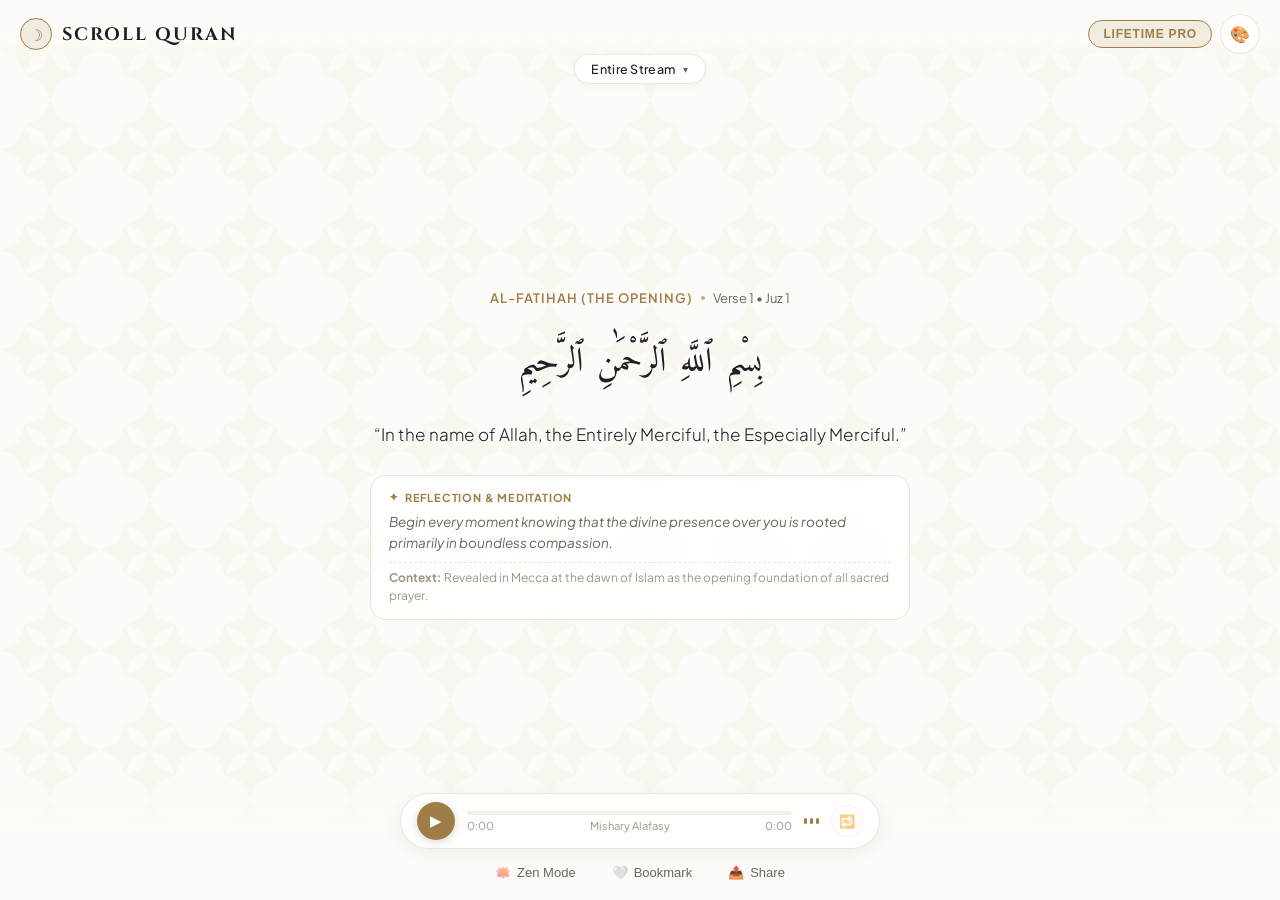
<file: index.html>
<!DOCTYPE html>
<html lang="en">
  <head>
    <meta charset="UTF-8" />
    <meta
      name="viewport"
      content="width=device-width, initial-scale=1.0, maximum-scale=1.0, user-scalable=no, viewport-fit=cover"
    />
    <meta name="apple-mobile-web-app-capable" content="yes" />
    <meta name="apple-mobile-web-app-status-bar-style" content="black-translucent" />
    <meta name="theme-color" content="#FDFBF7" />
    <meta name="description" content="Scroll Quran — A serene, minimalist vertical-scrolling Quranic reflection app with authentic Arabic recitation, Uthmanic scripture, and thoughtful meditations." />

    <!-- Open Graph / Social Meta -->
    <meta property="og:title" content="Scroll Quran — Serene Minimalist Reflection" />
    <meta property="og:description" content="Distraction-free vertical scroll Quran app with authentic Uthmanic typography, soulful recitation, and thematic reflections." />
    <meta property="og:type" content="website" />
    <meta property="og:image" content="./app-icon-1024.png" />

    <title>Scroll Quran — Serene Minimalist Quranic Reflection</title>

    <!-- Google Fonts Preconnect -->
    <link rel="preconnect" href="https://fonts.googleapis.com" />
    <link rel="preconnect" href="https://fonts.gstatic.com" crossorigin />
    <link
      href="https://fonts.googleapis.com/css2?family=Amiri:ital,wght@0,400;0,700;1,400&family=Cinzel:wght@500;600;700&family=Plus+Jakarta+Sans:ital,wght@0,300;0,400;0,500;0,600;0,700;1,300;1,400&family=Scheherazade+New:wght@400;600;700&display=swap"
      rel="stylesheet"
    />

    <link rel="icon" type="image/svg+xml" href="./favicon.svg" />
    <link rel="apple-touch-icon" href="./app-icon-1024.png" />
    <script type="module" crossorigin src="./assets/index-CZO1LTi2.js"></script>
    <link rel="stylesheet" crossorigin href="./assets/index-B569QlTN.css">
  </head>
  <body data-theme="desert">
    <div id="app"></div>
  </body>
</html>
</file>
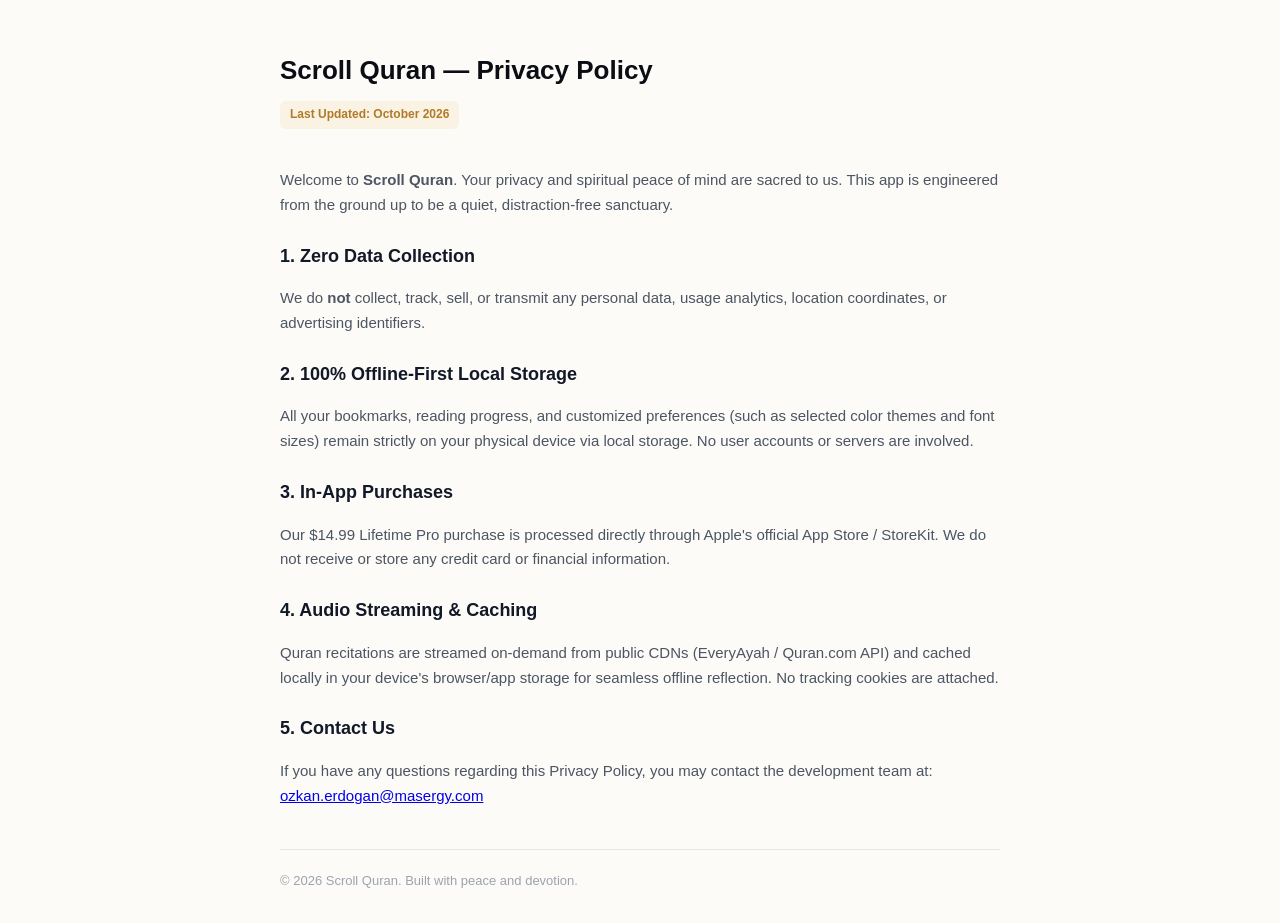
<file: privacy.html>
<!DOCTYPE html>
<html lang="en">
<head>
  <meta charset="UTF-8" />
  <meta name="viewport" content="width=device-width, initial-scale=1.0" />
  <title>Scroll Quran — Privacy Policy</title>
  <style>
    body {
      font-family: -apple-system, BlinkMacSystemFont, "Segoe UI", Roboto, Helvetica, Arial, sans-serif;
      line-height: 1.65;
      color: #1F2937;
      background-color: #FDFBF7;
      padding: 32px 20px;
      max-width: 720px;
      margin: 0 auto;
    }
    h1 {
      font-size: 26px;
      color: #0A0E14;
      margin-bottom: 8px;
    }
    .badge {
      display: inline-block;
      padding: 4px 10px;
      background: #E5B86922;
      color: #B07B28;
      border-radius: 6px;
      font-size: 12px;
      font-weight: 700;
      margin-bottom: 24px;
    }
    h2 {
      font-size: 18px;
      color: #111827;
      margin-top: 24px;
      margin-bottom: 12px;
    }
    p, li {
      font-size: 15px;
      color: #4B5563;
      margin-bottom: 12px;
    }
    ul {
      padding-left: 24px;
    }
    .footer {
      margin-top: 40px;
      border-top: 1px solid #E5E7EB;
      padding-top: 20px;
      font-size: 13px;
      color: #9CA3AF;
    }
  </style>
</head>
<body>
  <h1>Scroll Quran — Privacy Policy</h1>
  <div class="badge">Last Updated: October 2026</div>

  <p>
    Welcome to <strong>Scroll Quran</strong>. Your privacy and spiritual peace of mind are sacred to us.
    This app is engineered from the ground up to be a quiet, distraction-free sanctuary.
  </p>

  <h2>1. Zero Data Collection</h2>
  <p>
    We do <strong>not</strong> collect, track, sell, or transmit any personal data, usage analytics, location coordinates, or advertising identifiers.
  </p>

  <h2>2. 100% Offline-First Local Storage</h2>
  <p>
    All your bookmarks, reading progress, and customized preferences (such as selected color themes and font sizes)
    remain strictly on your physical device via local storage. No user accounts or servers are involved.
  </p>

  <h2>3. In-App Purchases</h2>
  <p>
    Our $14.99 Lifetime Pro purchase is processed directly through Apple's official App Store / StoreKit.
    We do not receive or store any credit card or financial information.
  </p>

  <h2>4. Audio Streaming & Caching</h2>
  <p>
    Quran recitations are streamed on-demand from public CDNs (EveryAyah / Quran.com API) and cached locally
    in your device's browser/app storage for seamless offline reflection. No tracking cookies are attached.
  </p>

  <h2>5. Contact Us</h2>
  <p>
    If you have any questions regarding this Privacy Policy, you may contact the development team at:
    <br />
    <a href="mailto:ozkan.erdogan@masergy.com">ozkan.erdogan@masergy.com</a>
  </p>

  <div class="footer">
    © 2026 Scroll Quran. Built with peace and devotion.
  </div>
</body>
</html>
</file>
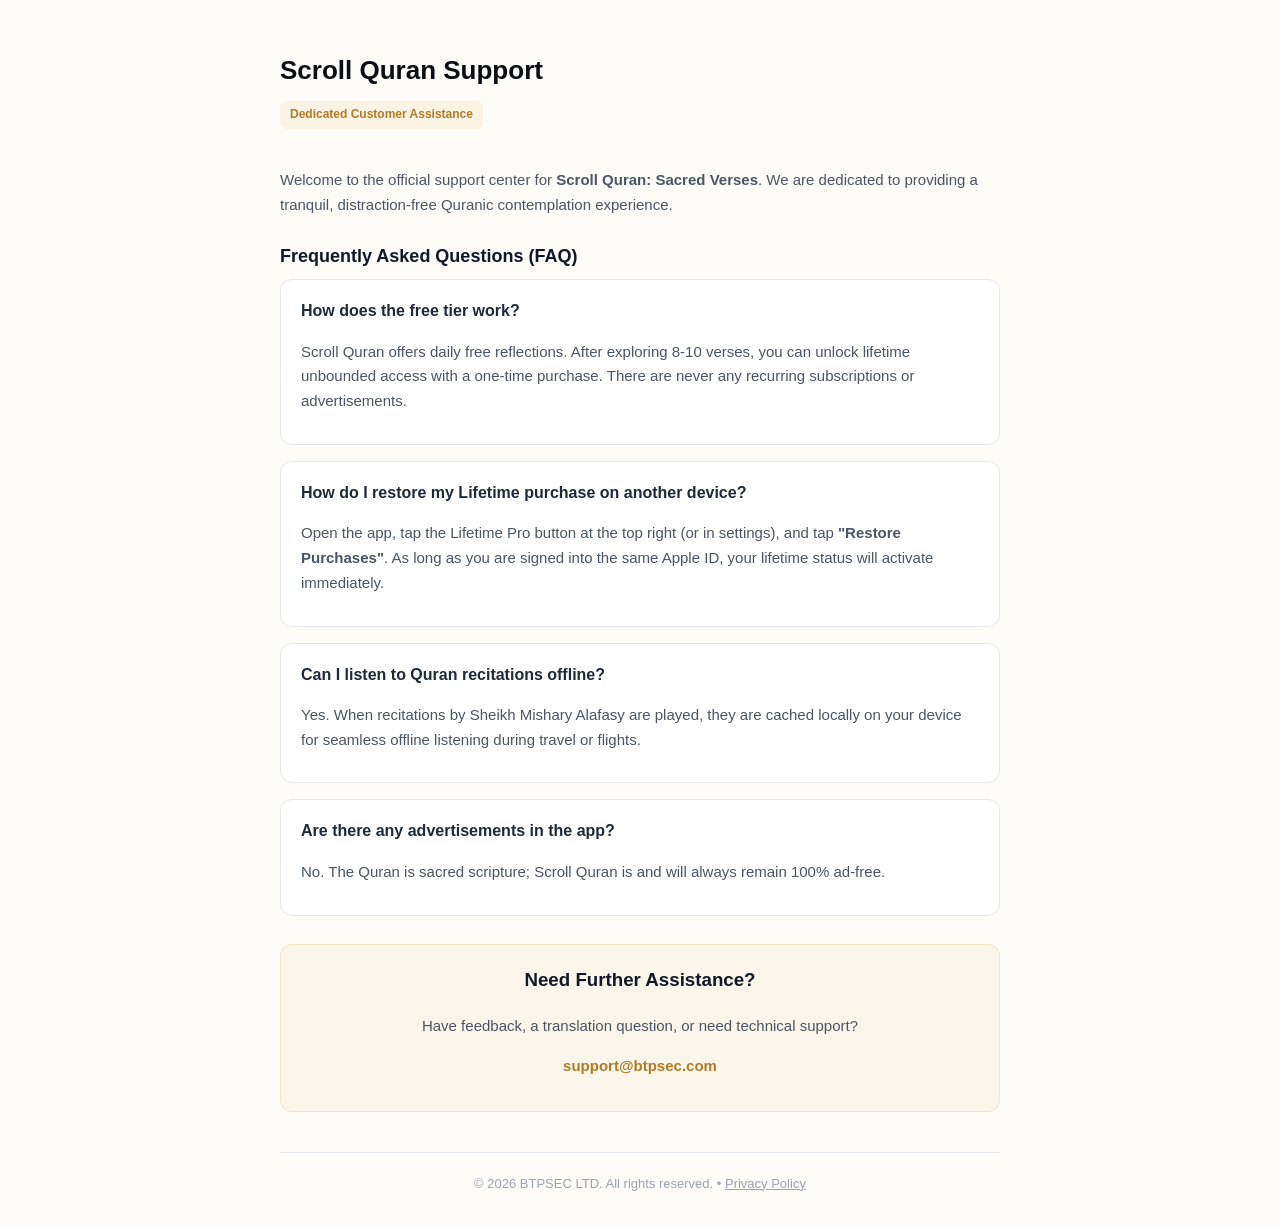
<file: support.html>
<!DOCTYPE html>
<html lang="en">
<head>
  <meta charset="UTF-8" />
  <meta name="viewport" content="width=device-width, initial-scale=1.0" />
  <title>Scroll Quran — Support & FAQ</title>
  <style>
    body {
      font-family: -apple-system, BlinkMacSystemFont, "Segoe UI", Roboto, Helvetica, Arial, sans-serif;
      line-height: 1.65;
      color: #1F2937;
      background-color: #FDFBF7;
      padding: 32px 20px;
      max-width: 720px;
      margin: 0 auto;
    }
    h1 {
      font-size: 26px;
      color: #0A0E14;
      margin-bottom: 8px;
    }
    .badge {
      display: inline-block;
      padding: 4px 10px;
      background: #E5B86922;
      color: #B07B28;
      border-radius: 6px;
      font-size: 12px;
      font-weight: 700;
      margin-bottom: 24px;
    }
    h2 {
      font-size: 18px;
      color: #111827;
      margin-top: 24px;
      margin-bottom: 8px;
    }
    p, li {
      font-size: 15px;
      color: #4B5563;
      margin-bottom: 12px;
    }
    .faq-card {
      background: #FFFFFF;
      border: 1px solid #E5E7EB;
      border-radius: 12px;
      padding: 18px 20px;
      margin-bottom: 16px;
    }
    .contact-box {
      background: #FAF5EA;
      border: 1px solid #E5B86944;
      border-radius: 12px;
      padding: 20px;
      margin-top: 28px;
      text-align: center;
    }
    .contact-box a {
      color: #B07B28;
      font-weight: 700;
      text-decoration: none;
    }
    .footer {
      margin-top: 40px;
      border-top: 1px solid #E5E7EB;
      padding-top: 20px;
      font-size: 13px;
      color: #9CA3AF;
      text-align: center;
    }
  </style>
</head>
<body>
  <h1>Scroll Quran Support</h1>
  <div class="badge">Dedicated Customer Assistance</div>

  <p>Welcome to the official support center for <strong>Scroll Quran: Sacred Verses</strong>. We are dedicated to providing a tranquil, distraction-free Quranic contemplation experience.</p>

  <h2>Frequently Asked Questions (FAQ)</h2>

  <div class="faq-card">
    <strong>How does the free tier work?</strong>
    <p>Scroll Quran offers daily free reflections. After exploring 8-10 verses, you can unlock lifetime unbounded access with a one-time purchase. There are never any recurring subscriptions or advertisements.</p>
  </div>

  <div class="faq-card">
    <strong>How do I restore my Lifetime purchase on another device?</strong>
    <p>Open the app, tap the Lifetime Pro button at the top right (or in settings), and tap <strong>"Restore Purchases"</strong>. As long as you are signed into the same Apple ID, your lifetime status will activate immediately.</p>
  </div>

  <div class="faq-card">
    <strong>Can I listen to Quran recitations offline?</strong>
    <p>Yes. When recitations by Sheikh Mishary Alafasy are played, they are cached locally on your device for seamless offline listening during travel or flights.</p>
  </div>

  <div class="faq-card">
    <strong>Are there any advertisements in the app?</strong>
    <p>No. The Quran is sacred scripture; Scroll Quran is and will always remain 100% ad-free.</p>
  </div>

  <div class="contact-box">
    <h3 style="margin-top:0; color:#111827;">Need Further Assistance?</h3>
    <p style="margin-bottom:8px;">Have feedback, a translation question, or need technical support?</p>
    <p><a href="mailto:support@btpsec.com">support@btpsec.com</a></p>
  </div>

  <div class="footer">
    &copy; 2026 BTPSEC LTD. All rights reserved. • <a href="privacy.html" style="color:inherit;">Privacy Policy</a>
  </div>
</body>
</html>
</file>
<file: assets/index-B569QlTN.css>
@import"https://fonts.googleapis.com/css2?family=Amiri:ital,wght@0,400;0,700;1,400&family=Cinzel:wght@500;600;700&family=Plus+Jakarta+Sans:ital,wght@0,300;0,400;0,500;0,600;0,700;1,300;1,400&family=Scheherazade+New:wght@400;600;700&display=swap";:root{--font-arabic: "Amiri", "Scheherazade New", serif;--font-sans: "Plus Jakarta Sans", -apple-system, BlinkMacSystemFont, "Segoe UI", Roboto, sans-serif;--font-display: "Cinzel", serif;--safe-top: env(safe-area-inset-top, 0px);--safe-bottom: env(safe-area-inset-bottom, 0px);--bg-primary: #FDFBF7;--bg-secondary: #F4EFE6;--bg-card: rgba(255, 255, 255, .75);--text-primary: #1C1F26;--text-secondary: #6B665C;--text-muted: #9E9789;--accent: #9E7D47;--accent-light: rgba(158, 125, 71, .12);--border-subtle: rgba(158, 125, 71, .18);--pattern-opacity: .045}body[data-theme=desert],body[data-theme=sand]{--bg-primary: #FDFBF7;--bg-secondary: #F4EFE6;--bg-card: rgba(255, 255, 255, .75);--text-primary: #1C1F26;--text-secondary: #6B665C;--text-muted: #9E9789;--accent: #9E7D47;--accent-light: rgba(158, 125, 71, .12);--border-subtle: rgba(158, 125, 71, .18);--pattern-opacity: .045}body[data-theme=ochre]{--bg-primary: #F7EFE6;--bg-secondary: #EBDCCE;--bg-card: rgba(255, 255, 255, .72);--text-primary: #2B221A;--text-secondary: #7A6453;--text-muted: #A38C7A;--accent: #B06D3B;--accent-light: rgba(176, 109, 59, .12);--border-subtle: rgba(176, 109, 59, .18);--pattern-opacity: .05}body[data-theme=obsidian],body[data-theme=midnight]{--bg-primary: #0A0D12;--bg-secondary: #131720;--bg-card: rgba(19, 23, 32, .75);--text-primary: #F1F5F9;--text-secondary: #94A3B8;--text-muted: #64748B;--accent: #E5B869;--accent-light: rgba(229, 184, 105, .16);--border-subtle: rgba(229, 184, 105, .22);--pattern-opacity: .065}body[data-theme=sage]{--bg-primary: #EEF4F0;--bg-secondary: #DCE8E1;--bg-card: rgba(255, 255, 255, .75);--text-primary: #192823;--text-secondary: #546A61;--text-muted: #7E968D;--accent: #3E6B5C;--accent-light: rgba(62, 107, 92, .13);--border-subtle: rgba(62, 107, 92, .18);--pattern-opacity: .05}*{box-sizing:border-box;margin:0;padding:0;-webkit-tap-highlight-color:transparent}html,body{width:100%;height:100%;overflow:hidden;font-family:var(--font-sans);background-color:var(--bg-primary);color:var(--text-primary);user-select:none;-webkit-user-select:none;transition:background-color .4s ease,color .4s ease}.pattern-overlay{position:fixed;top:0;left:0;width:100%;height:100%;pointer-events:none;z-index:0;opacity:var(--pattern-opacity);background-image:url("data:image/svg+xml,%3Csvg width='80' height='80' viewBox='0 0 80 80' xmlns='http://www.w3.org/2000/svg'%3E%3Cpath d='M40 0L46 14L60 20L46 26L40 40L34 26L20 20L34 14Z M0 40L14 46L20 60L26 46L40 40L26 34L20 20L14 34Z M40 40L46 54L60 60L46 66L40 80L34 66L20 60L34 54Z M40 40L54 46L60 60L66 46L80 40L66 34L60 20L54 34Z' fill='%239E7D47' fill-rule='evenodd'/%3E%3C/svg%3E");background-repeat:repeat;background-size:100px 100px}#app{position:relative;width:100%;height:100%;display:flex;flex-direction:column;z-index:1}.top-header{position:absolute;top:0;left:0;right:0;padding-top:54px;padding-top:calc(env(safe-area-inset-top,0px) + 14px);padding-left:20px;padding-right:20px;padding-bottom:12px;display:flex;align-items:center;justify-content:space-between;z-index:50;background:linear-gradient(180deg,var(--bg-primary) 50%,rgba(0,0,0,0) 100%);transition:opacity .35s ease,transform .35s ease}.brand-container{display:flex;align-items:center;gap:10px;cursor:pointer}.brand-logo-mark{width:32px;height:32px;border-radius:50%;border:1.5px solid var(--accent);display:flex;align-items:center;justify-content:center;font-size:16px;color:var(--accent);background:var(--accent-light)}.brand-title{font-family:var(--font-display);font-size:18px;font-weight:700;letter-spacing:2px;color:var(--text-primary)}.header-actions{display:flex;align-items:center;gap:8px}.icon-btn{width:40px;height:40px;border-radius:50%;border:1px solid var(--border-subtle);background:var(--bg-card);backdrop-filter:blur(8px);-webkit-backdrop-filter:blur(8px);color:var(--text-primary);display:flex;align-items:center;justify-content:center;cursor:pointer;transition:all .2s cubic-bezier(.16,1,.3,1);font-size:16px}.icon-btn:active{transform:scale(.92)}.pro-badge-btn{padding:6px 14px;border-radius:20px;border:1px solid var(--accent);background:var(--accent-light);color:var(--accent);font-size:12px;font-weight:700;letter-spacing:.8px;cursor:pointer;display:flex;align-items:center;gap:6px;transition:all .2s ease}.pro-badge-btn:active{transform:scale(.95)}.category-bar-wrapper{position:absolute;top:96px;top:calc(env(safe-area-inset-top,0px) + 54px);left:0;right:0;z-index:45;display:flex;justify-content:center;align-items:center;padding:0 20px;pointer-events:none;transition:opacity .35s ease,transform .35s ease}.category-dropdown-container{position:relative;pointer-events:auto}.category-dropdown-trigger{padding:6px 16px;border-radius:20px;border:1px solid var(--border-subtle);background:var(--bg-card);backdrop-filter:blur(10px);-webkit-backdrop-filter:blur(10px);color:var(--text-primary);font-family:var(--font-sans);font-size:12.5px;font-weight:500;letter-spacing:.3px;cursor:pointer;display:flex;align-items:center;gap:8px;box-shadow:0 2px 10px #0000000a;transition:all .2s cubic-bezier(.16,1,.3,1)}.category-dropdown-trigger:hover,.category-dropdown-container.open .category-dropdown-trigger{border-color:var(--accent);background:var(--accent-light);color:var(--accent)}.category-dropdown-trigger:active{transform:scale(.96)}.dropdown-chevron-icon{font-size:10px;opacity:.7;transition:transform .25s ease}.category-dropdown-container.open .dropdown-chevron-icon{transform:rotate(180deg)}.category-dropdown-menu{position:absolute;top:calc(100% + 8px);left:50%;transform:translate(-50%) scale(.95);min-width:250px;max-width:90vw;max-height:380px;overflow-y:auto;border-radius:16px;background:var(--bg-primary);border:1px solid var(--border-subtle);box-shadow:0 12px 36px #00000029;backdrop-filter:blur(16px);-webkit-backdrop-filter:blur(16px);padding:6px;opacity:0;pointer-events:none;visibility:hidden;transition:opacity .2s cubic-bezier(.16,1,.3,1),transform .2s cubic-bezier(.16,1,.3,1);z-index:100}.category-dropdown-container.open .category-dropdown-menu{opacity:1;pointer-events:auto;visibility:visible;transform:translate(-50%) scale(1)}.category-dropdown-item{width:100%;padding:10px 14px;border-radius:10px;border:none;background:none;text-align:left;font-family:var(--font-sans);font-size:13px;font-weight:400;color:var(--text-secondary);cursor:pointer;display:flex;align-items:center;justify-content:space-between;transition:all .15s ease}.category-dropdown-item:hover{background:var(--accent-light);color:var(--text-primary)}.category-dropdown-item.active{background:var(--accent-light);color:var(--accent);font-weight:600}.category-dropdown-check{font-size:11px;color:var(--accent);margin-left:10px}.feed-container{flex:1;width:100%;height:100%;overflow-y:scroll;scroll-snap-type:y mandatory;-webkit-overflow-scrolling:touch;scrollbar-width:none;position:relative;z-index:10}.feed-container::-webkit-scrollbar{display:none}.verse-card{width:100%;height:100vh;height:100dvh;scroll-snap-align:start;scroll-snap-stop:always;display:flex;flex-direction:column;justify-content:center;align-items:center;padding:130px 24px 0;padding-top:calc(env(safe-area-inset-top,0px) + 90px);padding-bottom:96px;padding-bottom:calc(env(safe-area-inset-bottom,0px) + 80px);position:relative;box-sizing:border-box}.verse-inner-content{width:100%;max-width:680px;margin:0 auto;display:flex;flex-direction:column;align-items:center;text-align:center;position:relative}.verse-surah-meta{display:flex;align-items:center;gap:8px;margin-bottom:24px;transition:opacity .35s ease}.surah-english-pill{font-size:13px;font-weight:600;letter-spacing:1px;text-transform:uppercase;color:var(--accent)}.surah-dot-divider{width:4px;height:4px;border-radius:50%;background:var(--accent);opacity:.6}.ayah-num-pill{font-size:13px;color:var(--text-secondary)}.arabic-scripture{font-family:var(--font-arabic);font-size:34px;line-height:1.95;color:var(--text-primary);text-align:center;direction:rtl;margin-bottom:24px;word-spacing:4px;text-shadow:0 0 1px rgba(0,0,0,.05);transition:font-size .3s ease}body.font-large .arabic-scripture{font-size:38px;line-height:2.05}body.font-extralarge .arabic-scripture{font-size:44px;line-height:2.15}.english-translation{font-family:var(--font-sans);font-size:17px;font-weight:300;line-height:1.7;color:var(--text-primary);margin-bottom:20px;max-width:580px;transition:font-size .3s ease}body.font-large .english-translation{font-size:19px;line-height:1.75}body.font-extralarge .english-translation{font-size:22px;line-height:1.85}.reflection-box{width:100%;max-width:540px;border-radius:16px;padding:14px 18px;background:var(--bg-card);border:1px solid var(--border-subtle);backdrop-filter:blur(8px);-webkit-backdrop-filter:blur(8px);margin-top:6px;display:flex;flex-direction:column;gap:8px;text-align:left;transition:opacity .35s ease,transform .35s ease}.reflection-tag{font-size:11px;font-weight:700;letter-spacing:.8px;text-transform:uppercase;color:var(--accent);display:flex;align-items:center;gap:6px}.reflection-text{font-size:13.5px;font-style:italic;line-height:1.55;color:var(--text-secondary)}.revelation-text{font-size:12px;color:var(--text-muted);line-height:1.5;border-top:1px dashed var(--border-subtle);padding-top:6px}.bottom-dock{position:absolute;bottom:0;left:0;right:0;padding-bottom:24px;padding-bottom:calc(env(safe-area-inset-bottom,0px) + 14px);padding-left:20px;padding-right:20px;padding-top:12px;display:flex;flex-direction:column;align-items:center;gap:10px;z-index:50;background:linear-gradient(0deg,var(--bg-primary) 60%,rgba(0,0,0,0) 100%);transition:opacity .35s ease,transform .35s ease}.audio-player-bar{width:100%;max-width:480px;border-radius:28px;padding:8px 16px;background:var(--bg-card);border:1px solid var(--border-subtle);backdrop-filter:blur(12px);-webkit-backdrop-filter:blur(12px);display:flex;align-items:center;gap:12px;box-shadow:0 4px 20px #0000000f}.play-toggle-btn{width:38px;height:38px;border-radius:50%;background:var(--accent);color:#fff;border:none;cursor:pointer;display:flex;align-items:center;justify-content:center;font-size:15px;flex-shrink:0;box-shadow:0 2px 8px #00000026;transition:transform .15s ease}.play-toggle-btn:active{transform:scale(.92)}.audio-progress-container{flex:1;display:flex;flex-direction:column;gap:4px;cursor:pointer}.audio-progress-track{width:100%;height:4px;border-radius:2px;background:var(--accent-light);overflow:hidden;position:relative}.audio-progress-fill{height:100%;width:0%;background:var(--accent);border-radius:2px;transition:width .1s linear}.audio-time-label{display:flex;justify-content:space-between;font-size:11px;color:var(--text-muted)}.audio-wave-anim{display:flex;align-items:center;gap:3px;height:16px}.wave-bar{width:3px;height:6px;background:var(--accent);border-radius:2px}.audio-wave-anim.playing .wave-bar:nth-child(1){animation:pulseWave .8s infinite ease-in-out alternate}.audio-wave-anim.playing .wave-bar:nth-child(2){animation:pulseWave .6s infinite ease-in-out alternate .2s}.audio-wave-anim.playing .wave-bar:nth-child(3){animation:pulseWave .9s infinite ease-in-out alternate .4s}@keyframes pulseWave{0%{height:4px}to{height:16px}}.dock-actions-row{display:flex;align-items:center;gap:16px}.dock-icon-btn{background:none;border:none;color:var(--text-secondary);font-size:18px;cursor:pointer;display:flex;align-items:center;gap:6px;font-size:13px;padding:6px 10px;border-radius:12px;transition:all .2s ease}.dock-icon-btn:hover,.dock-icon-btn.active{color:var(--accent)}body.zen-active .top-header,body.zen-active .category-bar-wrapper,body.zen-active .verse-surah-meta,body.zen-active .reflection-box,body.zen-active .bottom-dock{opacity:0;pointer-events:none;transform:translateY(-8px)}body.zen-active .bottom-dock{transform:translateY(8px)}.zen-hint-toast{position:fixed;bottom:24px;left:50%;transform:translate(-50%);background:var(--bg-card);border:1px solid var(--border-subtle);padding:8px 16px;border-radius:20px;font-size:12px;color:var(--text-muted);backdrop-filter:blur(8px);-webkit-backdrop-filter:blur(8px);opacity:0;pointer-events:none;transition:opacity .4s ease;z-index:60}body.zen-active .zen-hint-toast{opacity:1}.modal-backdrop{position:fixed;top:0;right:0;bottom:0;left:0;background:#000000a6;backdrop-filter:blur(10px);-webkit-backdrop-filter:blur(10px);z-index:100;display:flex;align-items:flex-end;justify-content:center;opacity:0;pointer-events:none;transition:opacity .3s cubic-bezier(.16,1,.3,1)}.modal-backdrop.open{opacity:1;pointer-events:auto}.modal-sheet{width:100%;max-width:520px;max-height:85vh;background:var(--bg-primary);border-top-left-radius:28px;border-top-right-radius:28px;border:1px solid var(--border-subtle);padding:24px;padding-bottom:max(24px,var(--safe-bottom));overflow-y:auto;box-shadow:0 -10px 40px #0003;transform:translateY(100%);transition:transform .35s cubic-bezier(.16,1,.3,1)}.modal-backdrop.open .modal-sheet{transform:translateY(0)}.modal-handle-bar{width:44px;height:5px;background:var(--border-subtle);border-radius:3px;margin:0 auto 20px}.modal-header{display:flex;align-items:center;justify-content:space-between;margin-bottom:20px}.modal-title{font-family:var(--font-display);font-size:20px;font-weight:700;color:var(--text-primary)}.modal-close-btn{width:32px;height:32px;border-radius:50%;background:var(--bg-card);border:1px solid var(--border-subtle);color:var(--text-secondary);display:flex;align-items:center;justify-content:center;font-size:16px;cursor:pointer}.pro-hero-banner{text-align:center;padding:24px 16px;border-radius:20px;background:linear-gradient(135deg,var(--bg-secondary) 0%,var(--accent-light) 100%);border:1px solid var(--border-subtle);margin-bottom:20px}.pro-hero-price{font-size:34px;font-weight:800;color:var(--accent);margin-top:8px}.pro-hero-subtitle{font-size:13px;color:var(--text-secondary);margin-top:4px}.pro-features-grid{display:grid;grid-template-columns:1fr;gap:12px;margin-bottom:24px}.pro-feature-item{display:flex;align-items:flex-start;gap:14px;padding:12px 14px;border-radius:14px;background:var(--bg-card);border:1px solid var(--border-subtle)}.pro-feature-icon{font-size:20px}.pro-feature-title{font-size:14px;font-weight:600;color:var(--text-primary)}.pro-feature-desc{font-size:12px;color:var(--text-secondary);margin-top:2px;line-height:1.4}.cta-button{width:100%;padding:16px;border-radius:16px;background:var(--accent);color:#fff;border:none;font-size:16px;font-weight:700;cursor:pointer;letter-spacing:.5px;transition:all .2s ease;box-shadow:0 4px 16px #00000026}.cta-button:active{transform:scale(.98)}.restore-purchases-btn{background:none;border:none;width:100%;margin-top:12px;font-size:13px;color:var(--text-muted);cursor:pointer;text-decoration:underline}.category-select-list{display:flex;flex-direction:column;gap:8px}.category-select-card{display:flex;align-items:center;justify-content:space-between;padding:14px 16px;border-radius:16px;background:var(--bg-card);border:1px solid var(--border-subtle);cursor:pointer;transition:all .2s ease}.category-select-card:hover{border-color:var(--accent)}.category-select-card.active{background:var(--accent-light);border-color:var(--accent)}.cat-left-info{display:flex;align-items:center;gap:12px}.cat-emoji{font-size:24px}.cat-title-text{font-size:15px;font-weight:600;color:var(--text-primary)}.cat-desc-text{font-size:12px;color:var(--text-secondary)}.cat-arabic-badge{font-family:var(--font-arabic);font-size:16px;color:var(--accent)}
</file>
